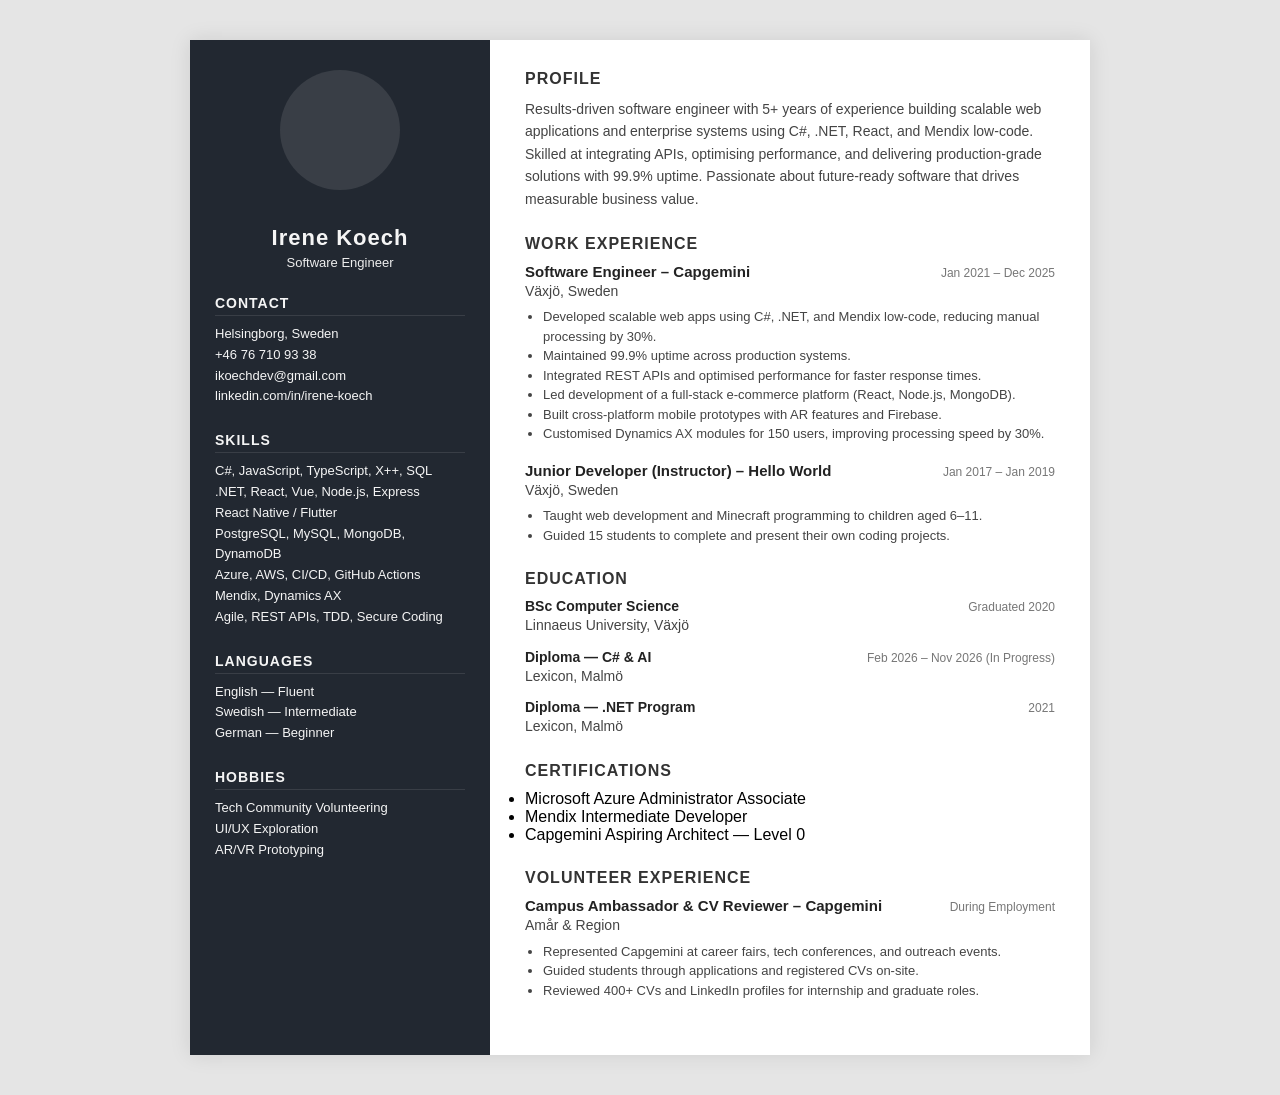
<file: index.html>
<!DOCTYPE html>
<html lang="en">
<head>
  <meta charset="UTF-8" />
  <title>Irene Koech – Portfolio</title>
  <link rel="stylesheet" href="style.css" />
</head>
<body>
  <div class="resume">

    <!-- LEFT SIDEBAR -->
    <aside class="sidebar">
      <div class="profile-pic"></div>

      <div class="name-role">
        <h1>Irene Koech</h1>
        <p class="role">Software Engineer</p>
      </div>

      <section class="block">
        <h2>Contact</h2>
        <ul>
          <li>Helsingborg, Sweden</li>
          <li>+46 76 710 93 38</li>
          <li>ikoechdev@gmail.com</li>
          <li>linkedin.com/in/irene-koech</li>
        </ul>
      </section>

      <section class="block">
        <h2>Skills</h2>
        <ul>
          <li>C#, JavaScript, TypeScript, X++, SQL</li>
          <li>.NET, React, Vue, Node.js, Express</li>
          <li>React Native / Flutter</li>
          <li>PostgreSQL, MySQL, MongoDB, DynamoDB</li>
          <li>Azure, AWS, CI/CD, GitHub Actions</li>
          <li>Mendix, Dynamics AX</li>
          <li>Agile, REST APIs, TDD, Secure Coding</li>
        </ul>
      </section>

      <section class="block">
        <h2>Languages</h2>
        <ul>
          <li>English — Fluent</li>
          <li>Swedish — Intermediate</li>
          <li>German — Beginner</li>
        </ul>
      </section>

      <section class="block">
        <h2>Hobbies</h2>
        <ul>
          <li>Tech Community Volunteering</li>
          <li>UI/UX Exploration</li>
          <li>AR/VR Prototyping</li>
        </ul>
      </section>
    </aside>

    <!-- RIGHT MAIN CONTENT -->
    <main class="main">

      <section class="block">
        <h2>Profile</h2>
        <p>
          Results-driven software engineer with 5+ years of experience building scalable
          web applications and enterprise systems using C#, .NET, React, and Mendix low-code.
          Skilled at integrating APIs, optimising performance, and delivering production-grade
          solutions with 99.9% uptime. Passionate about future-ready software that drives
          measurable business value.
        </p>
      </section>

      <section class="block">
        <h2>Work Experience</h2>

        <div class="job">
          <div class="job-header">
            <h3>Software Engineer – Capgemini</h3>
            <span>Jan 2021 – Dec 2025</span>
          </div>
          <p class="job-meta">Växjö, Sweden</p>
          <ul>
            <li>Developed scalable web apps using C#, .NET, and Mendix low-code, reducing manual processing by 30%.</li>
            <li>Maintained 99.9% uptime across production systems.</li>
            <li>Integrated REST APIs and optimised performance for faster response times.</li>
            <li>Led development of a full-stack e-commerce platform (React, Node.js, MongoDB).</li>
            <li>Built cross-platform mobile prototypes with AR features and Firebase.</li>
            <li>Customised Dynamics AX modules for 150 users, improving processing speed by 30%.</li>
          </ul>
        </div>

        <div class="job">
          <div class="job-header">
            <h3>Junior Developer (Instructor) – Hello World</h3>
            <span>Jan 2017 – Jan 2019</span>
          </div>
          <p class="job-meta">Växjö, Sweden</p>
          <ul>
            <li>Taught web development and Minecraft programming to children aged 6–11.</li>
            <li>Guided 15 students to complete and present their own coding projects.</li>
          </ul>
        </div>
      </section>

      <section class="block">
        <h2>Education</h2>

        <div class="edu">
          <div class="edu-header">
            <h3>BSc Computer Science</h3>
            <span>Graduated 2020</span>
          </div>
          <p>Linnaeus University, Växjö</p>
        </div>

        <div class="edu">
          <div class="edu-header">
            <h3>Diploma — C# & AI</h3>
            <span>Feb 2026 – Nov 2026 (In Progress)</span>
          </div>
          <p>Lexicon, Malmö</p>
        </div>

        <div class="edu">
          <div class="edu-header">
            <h3>Diploma — .NET Program</h3>
            <span>2021</span>
          </div>
          <p>Lexicon, Malmö</p>
        </div>
      </section>

      <section class="block">
        <h2>Certifications</h2>
        <ul>
          <li>Microsoft Azure Administrator Associate</li>
          <li>Mendix Intermediate Developer</li>
          <li>Capgemini Aspiring Architect — Level 0</li>
        </ul>
      </section>

      <section class="block">
        <h2>Volunteer Experience</h2>

        <div class="job">
          <div class="job-header">
            <h3>Campus Ambassador & CV Reviewer – Capgemini</h3>
            <span>During Employment</span>
          </div>
          <p class="job-meta">Amår & Region</p>
          <ul>
            <li>Represented Capgemini at career fairs, tech conferences, and outreach events.</li>
            <li>Guided students through applications and registered CVs on-site.</li>
            <li>Reviewed 400+ CVs and LinkedIn profiles for internship and graduate roles.</li>
          </ul>
        </div>

      </section>

    </main>
  </div>
</body>
</html>
</file>
<file: style.css>
* {
  box-sizing: border-box;
  margin: 0;
  padding: 0;
  font-family: "Segoe UI", Arial, sans-serif;
}

body {
  background: #e5e5e5;
  display: flex;
  justify-content: center;
  padding: 40px 10px;
}

.resume {
  display: grid;
  grid-template-columns: 1fr 2fr;
  max-width: 900px;
  width: 100%;
  background: #ffffff;
  box-shadow: 0 0 20px rgba(0, 0, 0, 0.1);
}

/* LEFT SIDEBAR */

.sidebar {
  background: #222831;
  color: #f5f5f5;
  padding: 30px 25px;
  display: flex;
  flex-direction: column;
  gap: 25px;
}

.profile-pic {
  width: 120px;
  height: 120px;
  border-radius: 50%;
  background: #393e46;
  margin: 0 auto 10px;
}

.name-role {
  text-align: center;
}

.name-role h1 {
  font-size: 22px;
  letter-spacing: 1px;
}

.name-role .role {
  font-size: 13px;
  color: #eeeeee;
  margin-top: 4px;
}

.sidebar .block h2 {
  font-size: 14px;
  text-transform: uppercase;
  letter-spacing: 1px;
  margin-bottom: 8px;
  border-bottom: 1px solid #393e46;
  padding-bottom: 4px;
}

.sidebar .block ul {
  list-style: none;
  font-size: 13px;
  line-height: 1.6;
}

/* RIGHT MAIN CONTENT */

.main {
  padding: 30px 35px;
  background: #ffffff;
}

.main .block {
  margin-bottom: 25px;
}

.main .block h2 {
  font-size: 16px;
  text-transform: uppercase;
  letter-spacing: 1px;
  margin-bottom: 10px;
  color: #333333;
}

.main .block p {
  font-size: 14px;
  line-height: 1.6;
  color: #444444;
}

/* JOBS */

.job {
  margin-bottom: 18px;
}

.job-header {
  display: flex;
  justify-content: space-between;
  align-items: baseline;
  gap: 10px;
}

.job-header h3 {
  font-size: 15px;
  color: #222222;
}

.job-header span {
  font-size: 12px;
  color: #777777;
}

.job-meta {
  font-size: 13px;
  color: #555555;
  margin-bottom: 5px;
}

.job ul {
  margin-left: 18px;
  font-size: 13px;
  color: #444444;
  line-height: 1.5;
}

/* EDUCATION */

.edu {
  margin-bottom: 12px;
}

.edu-header {
  display: flex;
  justify-content: space-between;
  align-items: baseline;
  gap: 10px;
}

.edu-header h3 {
  font-size: 14px;
  color: #222222;
}

.edu-header span {
  font-size: 12px;
  color: #777777;
}

.edu p {
  font-size: 13px;
  color: #555555;
}

/* RESPONSIVE */

@media (max-width: 768px) {
  .resume {
    grid-template-columns: 1fr;
  }

  .sidebar {
    align-items: center;
    text-align: center;
  }

  .sidebar .block ul {
    text-align: left;
  }
}
</file>
